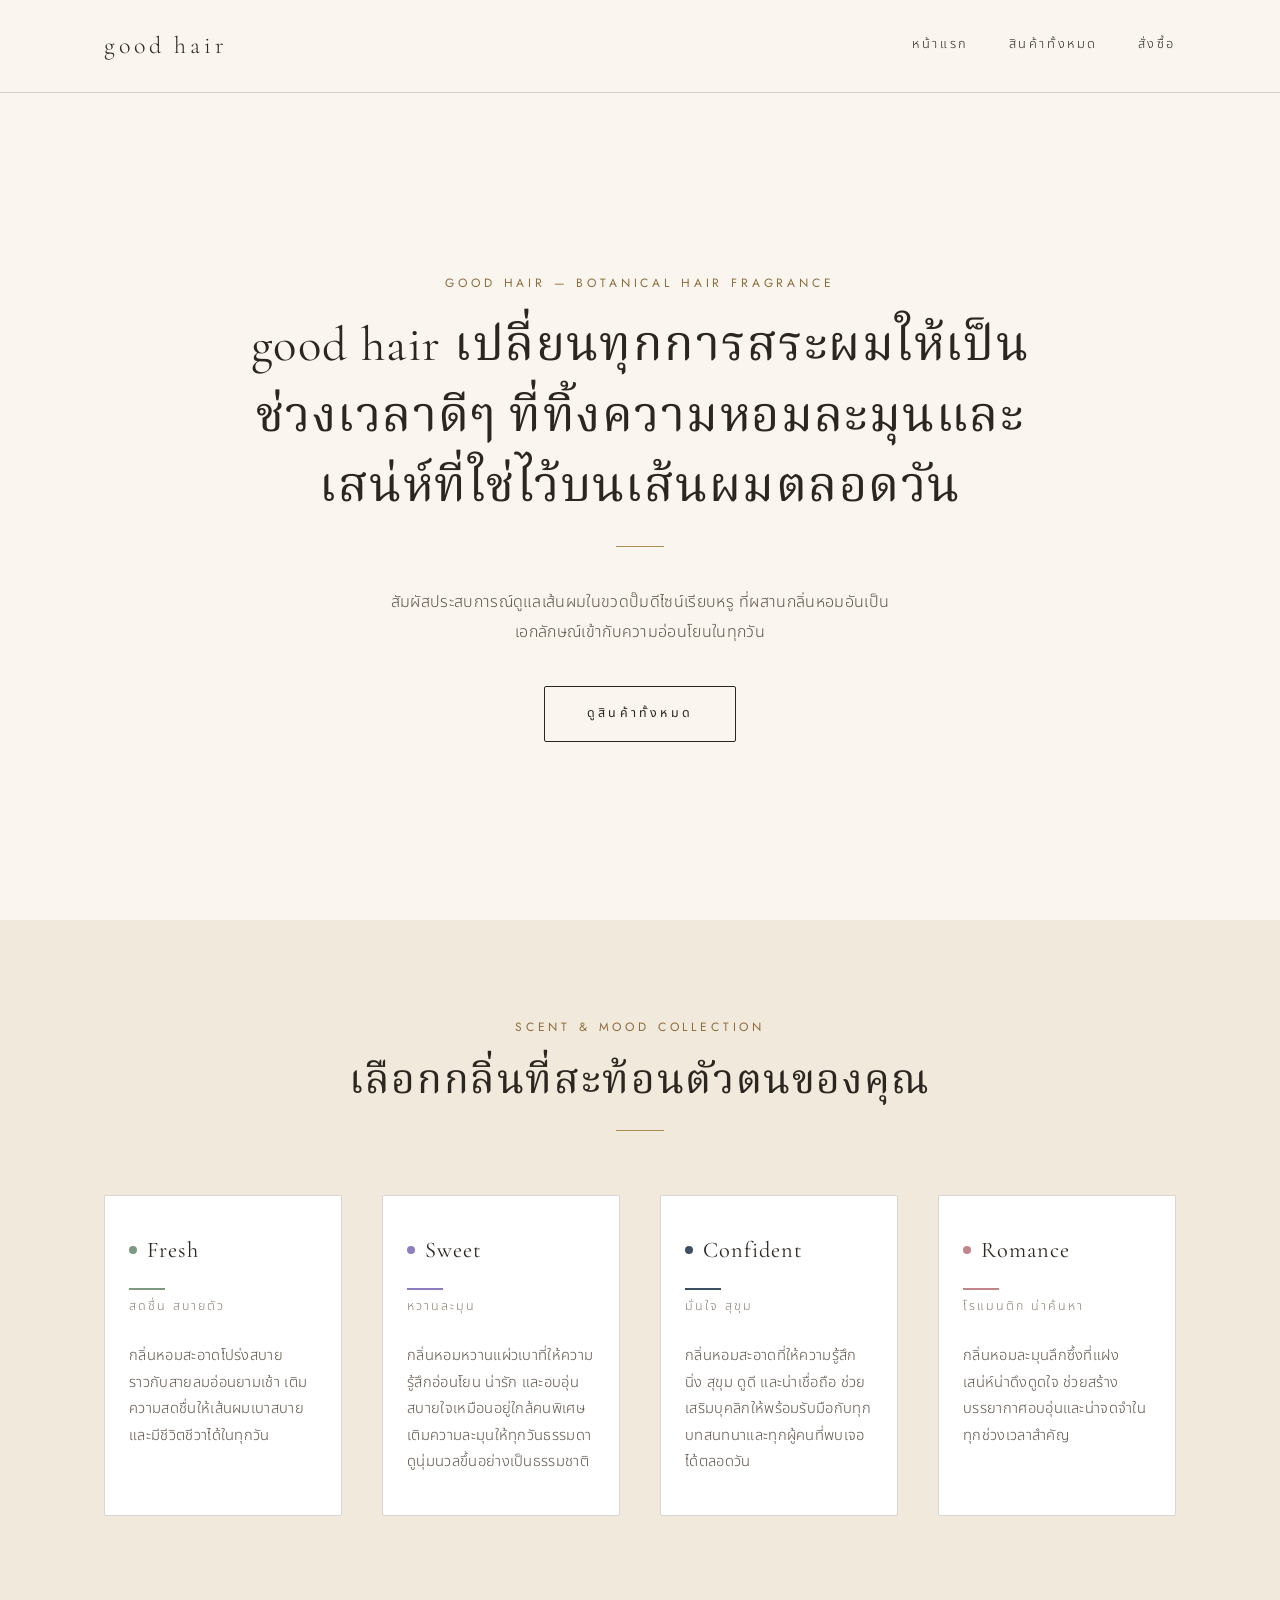
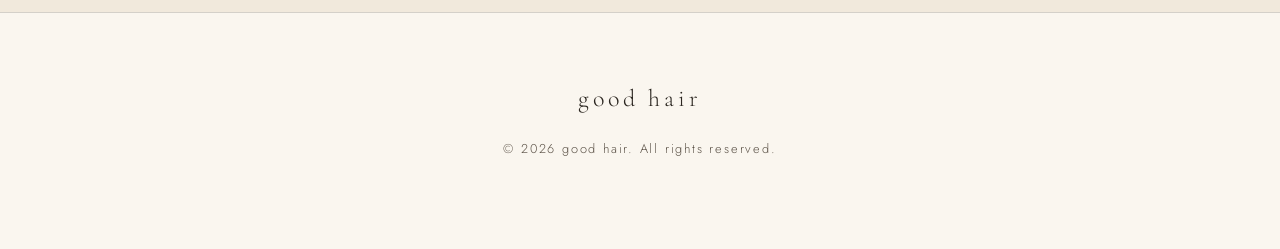
<file: index.html>
<!DOCTYPE html>
<html lang="th">
<head>
  <meta charset="UTF-8">
  <meta name="viewport" content="width=device-width, initial-scale=1.0">
  <title>good hair — สัมผัสความหอมละมุนบนเส้นผมตลอดวัน</title>
  <link rel="preconnect" href="https://fonts.googleapis.com">
  <link rel="preconnect" href="https://fonts.gstatic.com" crossorigin>
  <link href="https://fonts.googleapis.com/css2?family=Cormorant+Garamond:ital,wght@0,400;0,600;1,400&family=Jost:wght@300;400&family=Noto+Sans+Thai:wght@300;400&family=Noto+Serif+Thai:wght@400;600&display=swap" rel="stylesheet">
  <link rel="stylesheet" href="style.css">
  <style>
    /* สไตล์เสริมเฉพาะหน้า index.html เพื่อจัดเต็มจอแรกและกริดการ์ด 4 Mood */
    .hero--full {
      min-height: calc(100vh - 73px);
      display: flex;
      flex-direction: column;
      justify-content: center;
      align-items: center;
    }

    .hero--full h1 {
      max-width: 820px;
      margin-inline: auto;
      font-size: clamp(1.9rem, 3.8vw, 3.1rem);
      line-height: 1.45;
      letter-spacing: 0.03em;
    }

    .mood-grid {
      display: grid;
      grid-template-columns: repeat(auto-fit, minmax(230px, 1fr));
      gap: var(--space-4);
    }

    .mood-card {
      display: flex;
      flex-direction: column;
      padding: var(--space-4) var(--space-3);
      background-color: var(--color-white);
      border: var(--line-thin);
      border-radius: var(--radius);
      transition: border-color var(--transition), transform var(--transition);
    }

    .mood-card:hover {
      border-color: var(--color-accent);
      transform: translateY(-3px);
    }

    .mood-card__header {
      display: flex;
      align-items: center;
      gap: 0.65rem;
      margin-bottom: var(--space-1);
    }

    .mood-card__title {
      margin: 0;
      font-size: 1.4rem;
    }

    .mood-card__sub {
      font-size: 0.78rem;
      letter-spacing: 0.16em;
      text-transform: uppercase;
      color: var(--color-ink-muted);
      margin-top: 0.35rem;
    }

    .mood-card__desc {
      margin-top: var(--space-3);
      margin-bottom: 0;
      font-size: 0.92rem;
      line-height: 1.8;
      color: var(--color-ink-soft);
    }

    /* สีจุดเล็กๆ สำหรับ Fresh และ Romance เพิ่มเติมจาก style.css */
    .mood-dot--fresh,
    .mood-underline--fresh {
      background-color: #7c9a82;
    }

    .mood-dot--romance,
    .mood-underline--romance {
      background-color: #c2858c;
    }
  </style>
</head>
<body>

  <header class="site-header">
    <div class="container">
      <a href="index.html" class="brand">good hair</a>
      <nav class="nav" aria-label="เมนูหลัก">
        <a href="index.html">หน้าแรก</a>
        <a href="product.html">สินค้าทั้งหมด</a>
        <a href="order.html">สั่งซื้อ</a>
      </nav>
    </div>
  </header>

  <main>
    <!-- Hero Section เต็มจอแรก -->
    <section class="hero hero--full">
      <div class="container">
        <span class="eyebrow">good hair — Botanical Hair Fragrance</span>
        <h1>good hair เปลี่ยนทุกการสระผมให้เป็นช่วงเวลาดีๆ ที่ทิ้งความหอมละมุนและเสน่ห์ที่ใช่ไว้บนเส้นผมตลอดวัน</h1>
        <hr class="divider">
        <p class="mt-4">สัมผัสประสบการณ์ดูแลเส้นผมในขวดปั๊มดีไซน์เรียบหรู ที่ผสานกลิ่นหอมอันเป็นเอกลักษณ์เข้ากับความอ่อนโยนในทุกวัน</p>
        <a href="product.html" class="btn">ดูสินค้าทั้งหมด</a>
      </div>
    </section>

    <!-- Section แสดง 4 Mood -->
    <section class="section--cream-deep" id="moods">
      <div class="container">
        <div class="section-header">
          <span class="eyebrow">Scent &amp; Mood Collection</span>
          <h2>เลือกกลิ่นที่สะท้อนตัวตนของคุณ</h2>
          <hr class="divider">
        </div>

        <div class="mood-grid">
          <!-- 1. Fresh -->
          <a href="product.html?mood=fresh" class="mood-card">
            <div class="mood-card__header">
              <span class="mood-dot mood-dot--fresh" aria-hidden="true"></span>
              <h3 class="mood-card__title">Fresh</h3>
            </div>
            <span class="mood-underline mood-underline--fresh"></span>
            <span class="mood-card__sub">สดชื่น สบายตัว</span>
            <p class="mood-card__desc">กลิ่นหอมสะอาดโปร่งสบายราวกับสายลมอ่อนยามเช้า เติมความสดชื่นให้เส้นผมเบาสบายและมีชีวิตชีวาได้ในทุกวัน</p>
          </a>

          <!-- 2. Sweet -->
          <a href="product.html?mood=sweet" class="mood-card">
            <div class="mood-card__header">
              <span class="mood-dot mood-dot--sweet" aria-hidden="true"></span>
              <h3 class="mood-card__title">Sweet</h3>
            </div>
            <span class="mood-underline mood-underline--sweet"></span>
            <span class="mood-card__sub">หวานละมุน</span>
            <p class="mood-card__desc">กลิ่นหอมหวานแผ่วเบาที่ให้ความรู้สึกอ่อนโยน น่ารัก และอบอุ่นสบายใจเหมือนอยู่ใกล้คนพิเศษ เติมความละมุนให้ทุกวันธรรมดาดูนุ่มนวลขึ้นอย่างเป็นธรรมชาติ</p>
          </a>

          <!-- 3. Confident -->
          <a href="product.html?mood=confident" class="mood-card">
            <div class="mood-card__header">
              <span class="mood-dot mood-dot--confident" aria-hidden="true"></span>
              <h3 class="mood-card__title">Confident</h3>
            </div>
            <span class="mood-underline mood-underline--confident"></span>
            <span class="mood-card__sub">มั่นใจ สุขุม</span>
            <p class="mood-card__desc">กลิ่นหอมสะอาดที่ให้ความรู้สึกนิ่ง สุขุม ดูดี และน่าเชื่อถือ ช่วยเสริมบุคลิกให้พร้อมรับมือกับทุกบทสนทนาและทุกผู้คนที่พบเจอได้ตลอดวัน</p>
          </a>

          <!-- 4. Romance -->
          <a href="product.html?mood=romance" class="mood-card">
            <div class="mood-card__header">
              <span class="mood-dot mood-dot--romance" aria-hidden="true"></span>
              <h3 class="mood-card__title">Romance</h3>
            </div>
            <span class="mood-underline mood-underline--romance"></span>
            <span class="mood-card__sub">โรแมนติก น่าค้นหา</span>
            <p class="mood-card__desc">กลิ่นหอมละมุนลึกซึ้งที่แฝงเสน่ห์น่าดึงดูดใจ ช่วยสร้างบรรยากาศอบอุ่นและน่าจดจำในทุกช่วงเวลาสำคัญ</p>
          </a>
        </div>
      </div>
    </section>
  </main>

  <footer class="site-footer">
    <div class="container">
      <span class="brand">good hair</span>
      <p>&copy; 2026 good hair. All rights reserved.</p>
    </div>
  </footer>

  <script src="script.js"></script>
</body>
</html>
</file>
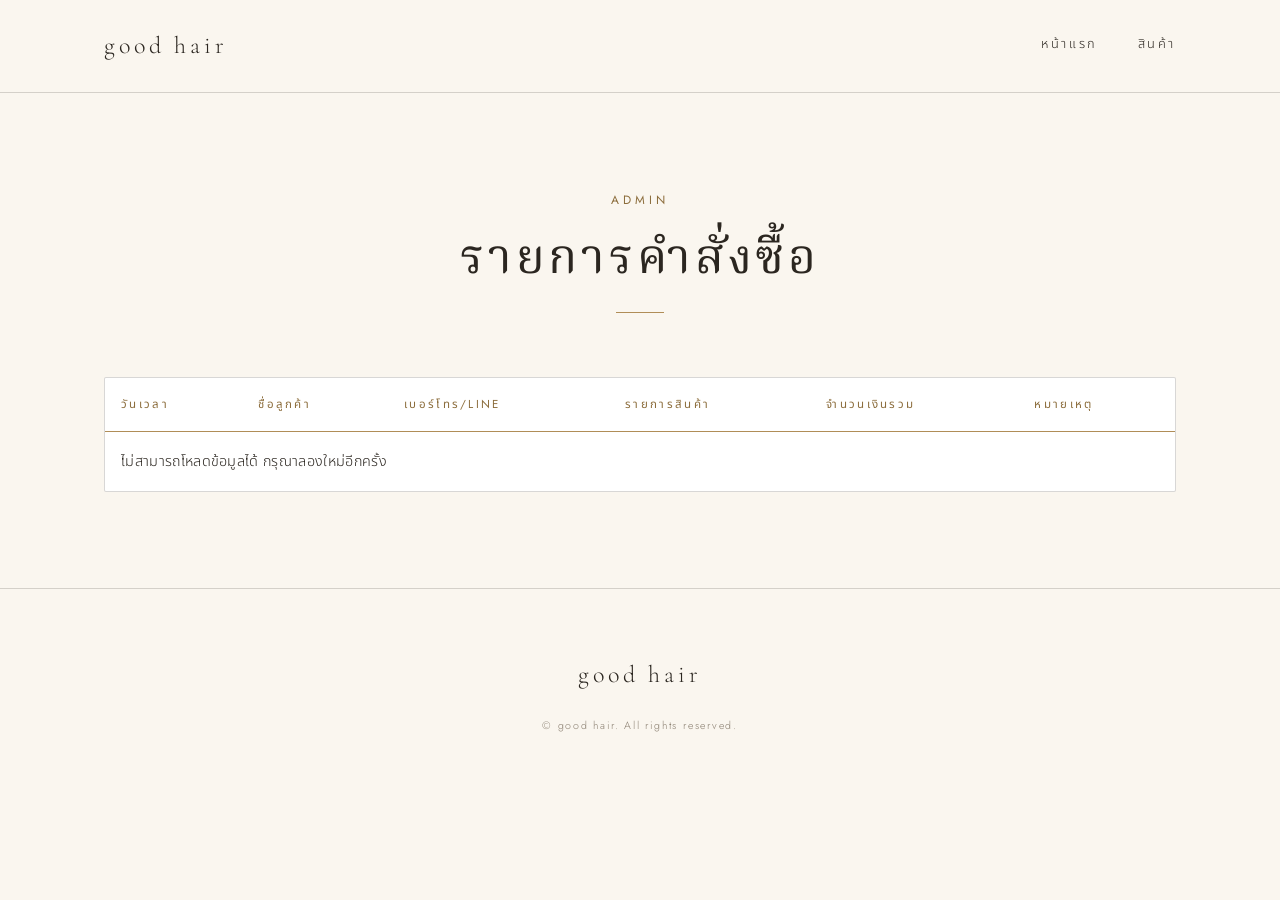
<file: admin (1).html>
<!DOCTYPE html>
<html lang="th">
<head>
  <meta charset="UTF-8">
  <meta name="viewport" content="width=device-width, initial-scale=1">
  <meta name="robots" content="noindex, nofollow">
  <title>คำสั่งซื้อ | good hair</title>
  <link rel="preconnect" href="https://fonts.googleapis.com">
  <link rel="preconnect" href="https://fonts.gstatic.com" crossorigin>
  <link href="https://fonts.googleapis.com/css2?family=Cormorant+Garamond:wght@400;500&family=Jost:wght@300;400&family=Noto+Sans+Thai:wght@300;400&family=Noto+Serif+Thai:wght@400&display=swap" rel="stylesheet">
  <link rel="stylesheet" href="style.css">
  <style>
    /* Table styles for this page only (style.css is left unchanged) */
    .table-wrap {
      overflow-x: auto;
      background-color: var(--color-white);
      border: var(--line-thin);
      border-radius: var(--radius);
    }

    #ordersTable {
      width: 100%;
      min-width: 760px;
      border-collapse: collapse;
      font-size: 0.9rem;
    }

    #ordersTable th,
    #ordersTable td {
      padding: var(--space-2) var(--space-2);
      text-align: left;
      vertical-align: top;
      border-bottom: var(--line-thin);
    }

    #ordersTable thead th {
      font-size: 0.72rem;
      font-weight: 400;
      letter-spacing: 0.2em;
      text-transform: uppercase;
      color: var(--color-accent-deep);
      white-space: nowrap;
      border-bottom: var(--line-accent);
    }

    #ordersTable tbody tr:last-child td {
      border-bottom: 0;
    }

    #ordersTable tbody tr:hover {
      background-color: var(--color-cream);
    }
  </style>
</head>
<body>

  <header class="site-header">
    <div class="container">
      <a class="brand" href="index.html">good hair</a>
      <nav class="nav">
        <a href="index.html">หน้าแรก</a>
        <a href="product.html">สินค้า</a>
      </nav>
    </div>
  </header>

  <main>
    <section>
      <div class="container">
        <div class="section-header">
          <span class="eyebrow">Admin</span>
          <h1 style="font-size: clamp(2rem, 4vw, 3rem);">รายการคำสั่งซื้อ</h1>
          <span class="divider"></span>
        </div>

        <div class="table-wrap">
          <table id="ordersTable">
            <thead>
              <tr>
                <th>วันเวลา</th>
                <th>ชื่อลูกค้า</th>
                <th>เบอร์โทร/Line</th>
                <th>รายการสินค้า</th>
                <th>จำนวนเงินรวม</th>
                <th>หมายเหตุ</th>
              </tr>
            </thead>
            <tbody></tbody>
          </table>
        </div>
      </div>
    </section>
  </main>

  <footer class="site-footer">
    <div class="container">
      <span class="brand">good hair</span>
      <small>&copy; good hair. All rights reserved.</small>
    </div>
  </footer>

  <script src="script.js"></script>
</body>
</html>
</file>
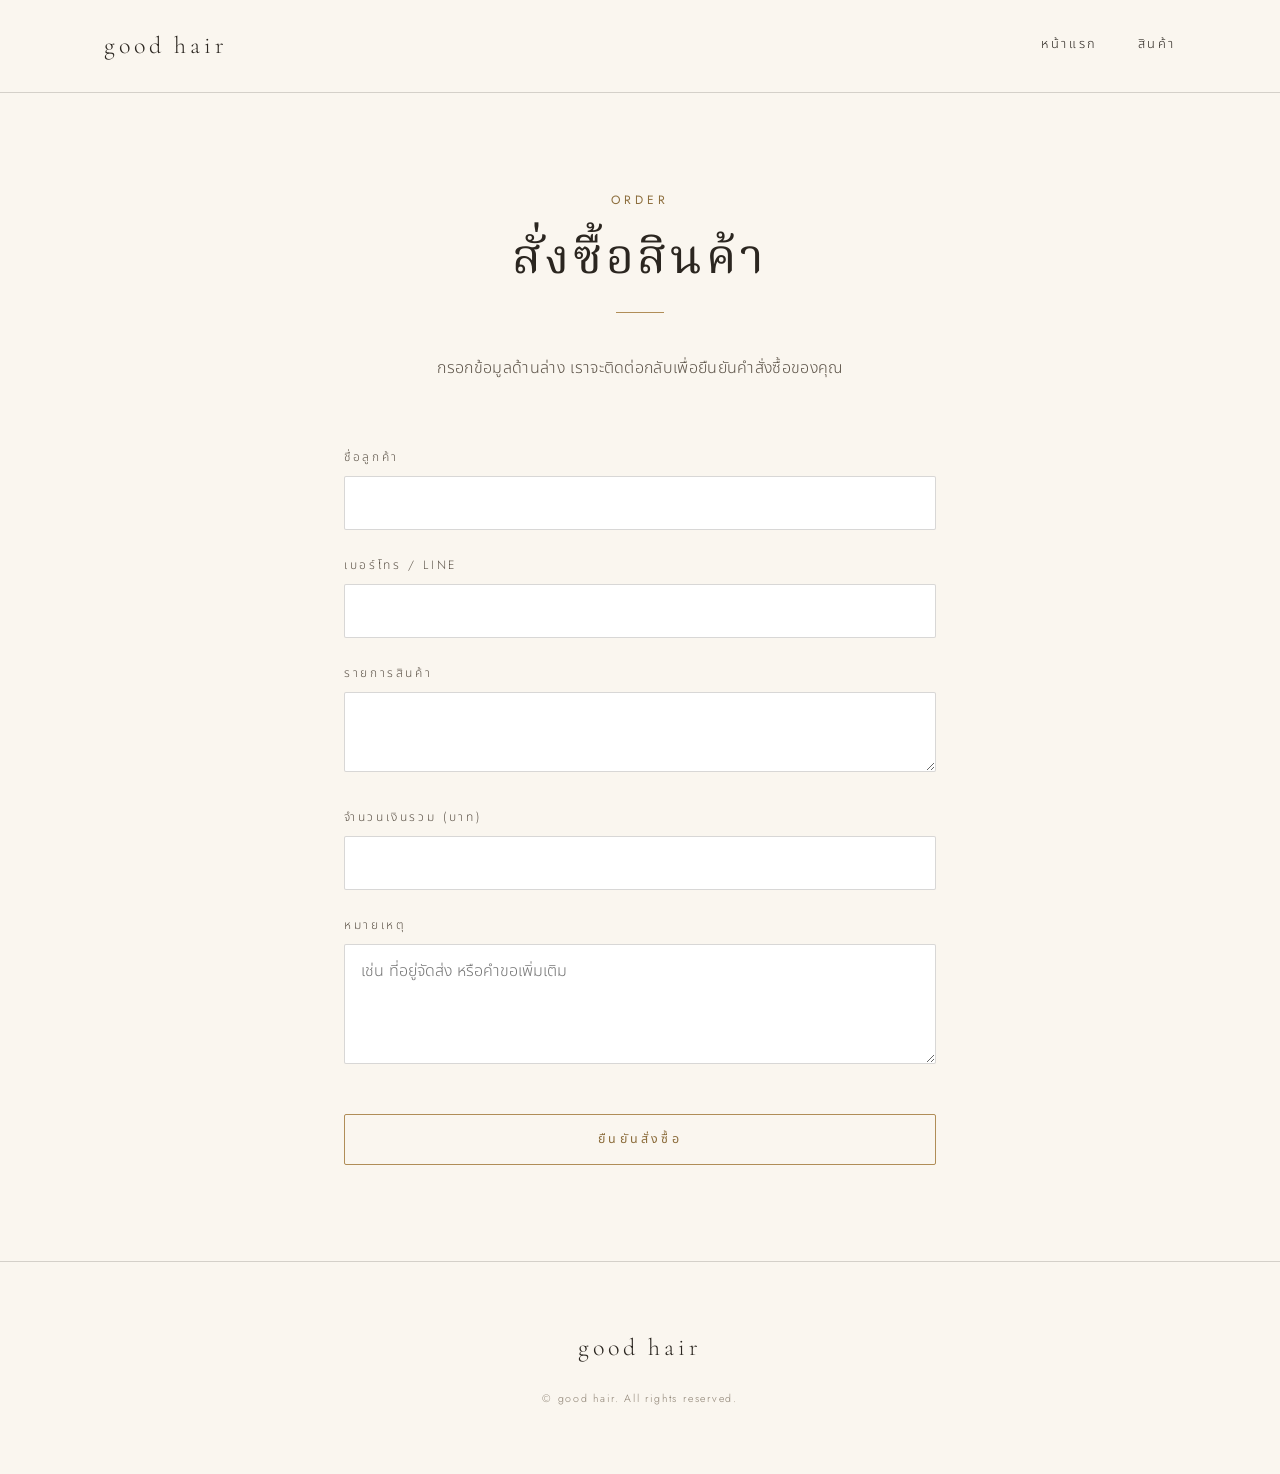
<file: order.html>
<!DOCTYPE html>
<html lang="th">
<head>
  <meta charset="UTF-8">
  <meta name="viewport" content="width=device-width, initial-scale=1">
  <title>สั่งซื้อ | good hair</title>
  <link rel="preconnect" href="https://fonts.googleapis.com">
  <link rel="preconnect" href="https://fonts.gstatic.com" crossorigin>
  <link href="https://fonts.googleapis.com/css2?family=Cormorant+Garamond:wght@400;500&family=Jost:wght@300;400&family=Noto+Sans+Thai:wght@300;400&family=Noto+Serif+Thai:wght@400&display=swap" rel="stylesheet">
  <link rel="stylesheet" href="style.css">
</head>
<body>

  <header class="site-header">
    <div class="container">
      <a class="brand" href="index.html">good hair</a>
      <nav class="nav">
        <a href="index.html">หน้าแรก</a>
        <a href="product.html">สินค้า</a>
      </nav>
    </div>
  </header>

  <main>
    <section>
      <div class="container" style="max-width: 640px;">
        <div class="section-header">
          <span class="eyebrow">Order</span>
          <h1 style="font-size: clamp(2rem, 4vw, 3rem);">สั่งซื้อสินค้า</h1>
          <span class="divider"></span>
          <p class="mt-4">กรอกข้อมูลด้านล่าง เราจะติดต่อกลับเพื่อยืนยันคำสั่งซื้อของคุณ</p>
        </div>

        <form id="orderForm">
          <div class="form-group">
            <label for="customerName">ชื่อลูกค้า</label>
            <input type="text" id="customerName" name="customerName" autocomplete="name" required>
          </div>

          <div class="form-group">
            <label for="contact">เบอร์โทร / Line</label>
            <input type="text" id="contact" name="contact" autocomplete="tel" required>
          </div>

          <div class="form-group">
            <label for="items">รายการสินค้า</label>
            <textarea id="items" name="items" rows="2" style="min-height: 80px;" required></textarea>
          </div>

          <div class="form-group">
            <label for="total">จำนวนเงินรวม (บาท)</label>
            <input type="text" id="total" name="total" inputmode="numeric" required>
          </div>

          <div class="form-group">
            <label for="note">หมายเหตุ</label>
            <textarea id="note" name="note" placeholder="เช่น ที่อยู่จัดส่ง หรือคำขอเพิ่มเติม"></textarea>
          </div>

          <div class="mt-4">
            <button type="submit" class="btn btn--accent btn--block">ยืนยันสั่งซื้อ</button>
          </div>
        </form>
      </div>
    </section>
  </main>

  <footer class="site-footer">
    <div class="container">
      <span class="brand">good hair</span>
      <small>&copy; good hair. All rights reserved.</small>
    </div>
  </footer>

  <script src="script.js"></script>
</body>
</html>
</file>
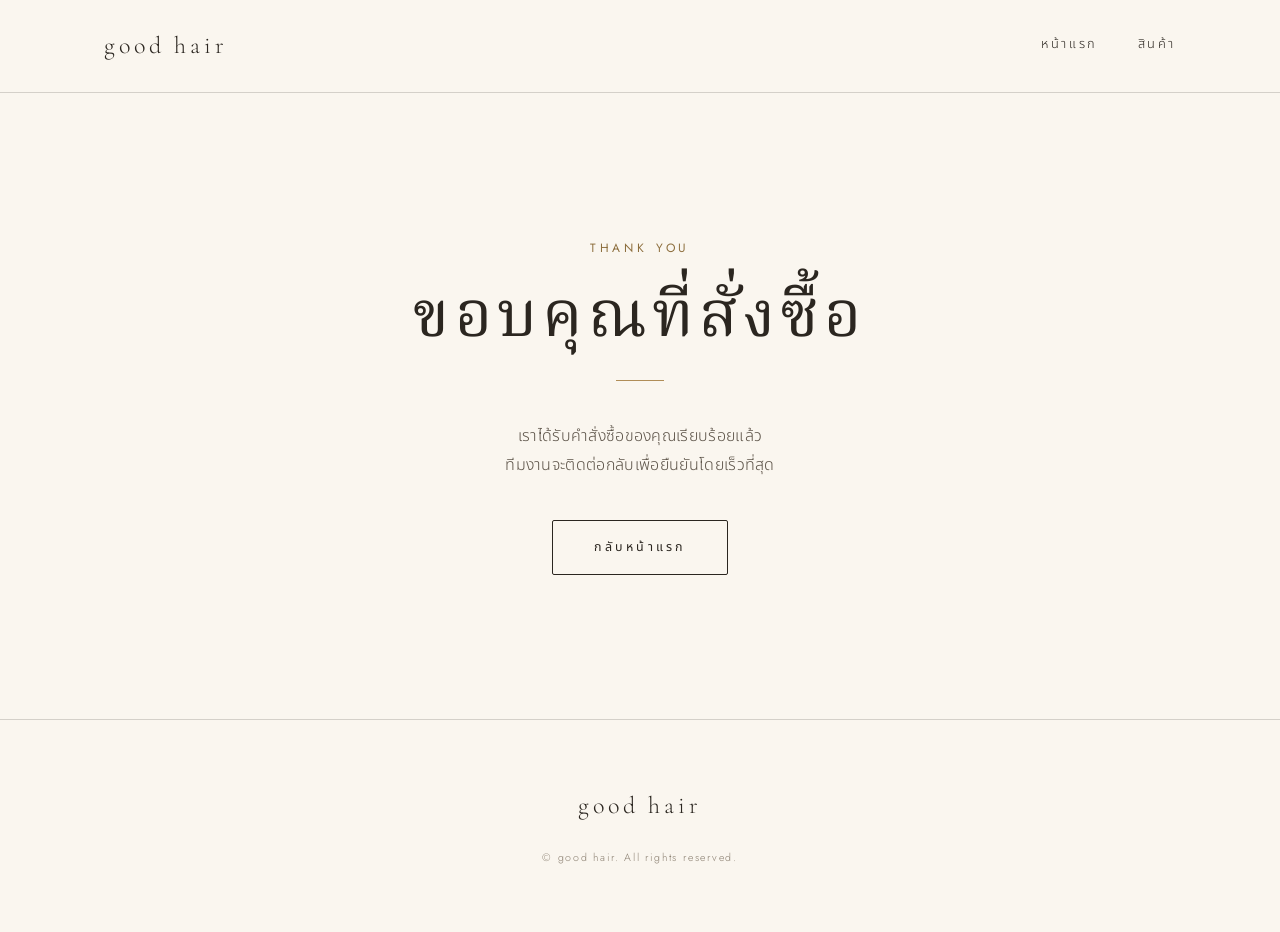
<file: thankyou.html>
<!DOCTYPE html>
<html lang="th">
<head>
  <meta charset="UTF-8">
  <meta name="viewport" content="width=device-width, initial-scale=1">
  <title>ขอบคุณ | good hair</title>
  <link rel="preconnect" href="https://fonts.googleapis.com">
  <link rel="preconnect" href="https://fonts.gstatic.com" crossorigin>
  <link href="https://fonts.googleapis.com/css2?family=Cormorant+Garamond:wght@400;500&family=Jost:wght@300;400&family=Noto+Sans+Thai:wght@300;400&family=Noto+Serif+Thai:wght@400&display=swap" rel="stylesheet">
  <link rel="stylesheet" href="style.css">
</head>
<body>

  <header class="site-header">
    <div class="container">
      <a class="brand" href="index.html">good hair</a>
      <nav class="nav">
        <a href="index.html">หน้าแรก</a>
        <a href="product.html">สินค้า</a>
      </nav>
    </div>
  </header>

  <main>
    <section class="hero">
      <div class="container">
        <span class="eyebrow">Thank you</span>
        <h1>ขอบคุณที่สั่งซื้อ</h1>
        <span class="divider"></span>
        <p class="mt-4">เราได้รับคำสั่งซื้อของคุณเรียบร้อยแล้ว<br>ทีมงานจะติดต่อกลับเพื่อยืนยันโดยเร็วที่สุด</p>
        <a class="btn" href="index.html">กลับหน้าแรก</a>
      </div>
    </section>
  </main>

  <footer class="site-footer">
    <div class="container">
      <span class="brand">good hair</span>
      <small>&copy; good hair. All rights reserved.</small>
    </div>
  </footer>

</body>
</html>
</file>
<file: style.css>
/* ==========================================================================
   good hair — Premium Minimal Theme
   ========================================================================== */

/* ---------- Design tokens ---------- */
:root {
  /* Base palette: white / cream / deep beige */
  --color-white: #ffffff;
  --color-cream: #faf6ef;
  --color-cream-deep: #f1e9dc;
  --color-beige: #d9c9b0;
  --color-beige-deep: #a89477;

  /* Text */
  --color-ink: #2b2620;
  --color-ink-soft: #5c5348;
  --color-ink-muted: #8a7f70;

  /* Accent: soft gold / bronze */
  --color-accent: #b08d57;
  --color-accent-deep: #8c6d3c;

  /* Mood dots (used sparingly, never as card backgrounds) */
  --mood-sweet: #8e7cc3;      /* medium purple */
  --mood-confident: #3d4f63;  /* deep blue-grey */

  /* Lines */
  --line-thin: 1px solid rgba(43, 38, 32, 0.18);
  --line-accent: 1px solid var(--color-accent);

  /* Typography */
  --font-serif: "Cormorant Garamond", "Playfair Display", "Noto Serif Thai", Georgia, "Times New Roman", serif;
  --font-sans: "Jost", "Noto Sans Thai", "Helvetica Neue", Arial, sans-serif;

  /* Spacing scale (generous) */
  --space-1: 0.5rem;
  --space-2: 1rem;
  --space-3: 1.5rem;
  --space-4: 2.5rem;
  --space-5: 4rem;
  --space-6: 6rem;
  --space-7: 9rem;

  --container: 1120px;
  --radius: 2px;
  --transition: 0.35s ease;
}

/* ---------- Reset ---------- */
*,
*::before,
*::after {
  box-sizing: border-box;
}

html {
  scroll-behavior: smooth;
  -webkit-text-size-adjust: 100%;
}

body {
  margin: 0;
  font-family: var(--font-sans);
  font-weight: 300;
  font-size: 1rem;
  line-height: 1.85;
  letter-spacing: 0.02em;
  color: var(--color-ink);
  background-color: var(--color-cream);
  -webkit-font-smoothing: antialiased;
}

img {
  display: block;
  max-width: 100%;
  height: auto;
}

a {
  color: inherit;
  text-decoration: none;
  transition: color var(--transition);
}

a:hover {
  color: var(--color-accent-deep);
}

ul {
  margin: 0;
  padding: 0;
  list-style: none;
}

/* ---------- Typography ---------- */
h1,
h2,
h3,
h4 {
  margin: 0 0 var(--space-3);
  font-family: var(--font-serif);
  font-weight: 400;
  line-height: 1.25;
  letter-spacing: 0.04em;
  color: var(--color-ink);
}

h1 {
  font-size: clamp(2.4rem, 5vw, 4rem);
  letter-spacing: 0.08em;
}

h2 {
  font-size: clamp(1.8rem, 3.2vw, 2.6rem);
}

h3 {
  font-size: 1.35rem;
}

p {
  margin: 0 0 var(--space-3);
  color: var(--color-ink-soft);
}

.eyebrow {
  display: block;
  margin-bottom: var(--space-2);
  font-family: var(--font-sans);
  font-size: 0.75rem;
  font-weight: 400;
  letter-spacing: 0.32em;
  text-transform: uppercase;
  color: var(--color-accent-deep);
}

/* ---------- Layout ---------- */
.container {
  width: 100%;
  max-width: var(--container);
  margin-inline: auto;
  padding-inline: var(--space-3);
}

section {
  padding-block: var(--space-6);
}

.section--cream-deep {
  background-color: var(--color-cream-deep);
}

.section--white {
  background-color: var(--color-white);
}

.section-header {
  max-width: 640px;
  margin: 0 auto var(--space-5);
  text-align: center;
}

/* Thin gold divider under headings */
.divider {
  display: block;
  width: 48px;
  height: 1px;
  margin: var(--space-3) auto 0;
  background-color: var(--color-accent);
  border: 0;
}

/* ---------- Header / Nav ---------- */
.site-header {
  padding-block: var(--space-3);
  background-color: var(--color-cream);
  border-bottom: var(--line-thin);
}

.site-header .container {
  display: flex;
  align-items: center;
  justify-content: space-between;
  gap: var(--space-3);
}

.brand {
  font-family: var(--font-serif);
  font-size: 1.5rem;
  letter-spacing: 0.16em;
  text-transform: lowercase;
}

.nav {
  display: flex;
  gap: var(--space-4);
  font-size: 0.8rem;
  letter-spacing: 0.2em;
  text-transform: uppercase;
}

.nav a {
  padding-bottom: 4px;
  border-bottom: 1px solid transparent;
}

.nav a:hover {
  border-bottom-color: var(--color-accent);
}

/* ---------- Hero ---------- */
.hero {
  padding-block: var(--space-7);
  text-align: center;
}

.hero p {
  max-width: 520px;
  margin-inline: auto;
  margin-bottom: var(--space-4);
}

/* ---------- Buttons (thin outline, soft dark) ---------- */
.btn {
  display: inline-block;
  padding: 0.95rem 2.6rem;
  font-family: var(--font-sans);
  font-size: 0.78rem;
  font-weight: 400;
  letter-spacing: 0.26em;
  text-transform: uppercase;
  color: var(--color-ink);
  background-color: transparent;
  border: 1px solid var(--color-ink);
  border-radius: var(--radius);
  cursor: pointer;
  transition: background-color var(--transition), color var(--transition),
    border-color var(--transition);
}

.btn:hover {
  color: var(--color-cream);
  background-color: var(--color-ink);
}

.btn--accent {
  color: var(--color-accent-deep);
  border-color: var(--color-accent);
}

.btn--accent:hover {
  color: var(--color-white);
  background-color: var(--color-accent);
  border-color: var(--color-accent);
}

.btn--block {
  display: block;
  width: 100%;
  text-align: center;
}

/* ---------- Product grid & cards ---------- */
.product-grid {
  display: grid;
  grid-template-columns: repeat(auto-fill, minmax(240px, 1fr));
  gap: var(--space-4);
}

.product-card {
  display: flex;
  flex-direction: column;
  padding: var(--space-3);
  background-color: var(--color-white); /* neutral — never mood-colored */
  border: var(--line-thin);
  border-radius: var(--radius);
  transition: border-color var(--transition), transform var(--transition);
}

.product-card:hover {
  border-color: var(--color-accent);
  transform: translateY(-3px);
}

.product-card__image {
  margin-bottom: var(--space-3);
  aspect-ratio: 1 / 1;
  overflow: hidden;
  background-color: var(--color-cream-deep);
}

.product-card__image img {
  width: 100%;
  height: 100%;
  object-fit: cover;
}

.product-card__mood {
  display: flex;
  align-items: center;
  gap: 0.6rem;
  margin-bottom: var(--space-1);
  font-size: 0.72rem;
  letter-spacing: 0.28em;
  text-transform: uppercase;
  color: var(--color-ink-muted);
}

.product-card__title {
  margin-bottom: var(--space-1);
  font-size: 1.2rem;
}

.product-card__desc {
  flex-grow: 1;
  font-size: 0.9rem;
  line-height: 1.75;
}

.product-card__meta {
  display: flex;
  align-items: baseline;
  justify-content: space-between;
  margin-block: var(--space-2) var(--space-3);
  padding-top: var(--space-2);
  border-top: var(--line-thin);
}

.product-card__size {
  font-size: 0.8rem;
  letter-spacing: 0.16em;
  text-transform: uppercase;
  color: var(--color-ink-muted);
}

.product-card__price {
  font-family: var(--font-serif);
  font-size: 1.5rem;
  color: var(--color-ink);
}

/* ---------- Mood accents: small touches only ---------- */
.mood-dot {
  display: inline-block;
  flex-shrink: 0;
  width: 8px;
  height: 8px;
  border-radius: 50%;
  background-color: var(--color-beige-deep);
}

.mood-dot--sweet {
  background-color: var(--mood-sweet);
}

.mood-dot--confident {
  background-color: var(--mood-confident);
}

/* Short underline beneath a heading, tinted by mood */
.mood-underline {
  display: block;
  width: 36px;
  height: 2px;
  margin-top: var(--space-2);
  background-color: var(--color-beige-deep);
}

.mood-underline--sweet {
  background-color: var(--mood-sweet);
}

.mood-underline--confident {
  background-color: var(--mood-confident);
}

/* Icon tint helpers (for inline SVG / icon fonts) */
.icon--sweet {
  color: var(--mood-sweet);
}

.icon--confident {
  color: var(--mood-confident);
}

/* ---------- Two-column feature block ---------- */
.split {
  display: grid;
  grid-template-columns: 1fr 1fr;
  gap: var(--space-5);
  align-items: center;
}

/* ---------- Forms (order form) ---------- */
.form-group {
  margin-bottom: var(--space-3);
}

label {
  display: block;
  margin-bottom: 0.5rem;
  font-size: 0.75rem;
  letter-spacing: 0.22em;
  text-transform: uppercase;
  color: var(--color-ink-soft);
}

input,
textarea,
select {
  width: 100%;
  padding: 0.9rem 1rem;
  font-family: var(--font-sans);
  font-size: 1rem;
  font-weight: 300;
  color: var(--color-ink);
  background-color: var(--color-white);
  border: var(--line-thin);
  border-radius: var(--radius);
  transition: border-color var(--transition);
}

input:focus,
textarea:focus,
select:focus {
  outline: none;
  border-color: var(--color-accent);
}

textarea {
  min-height: 120px;
  resize: vertical;
}

/* ---------- Footer ---------- */
.site-footer {
  padding-block: var(--space-5);
  text-align: center;
  font-size: 0.8rem;
  letter-spacing: 0.14em;
  color: var(--color-ink-muted);
  border-top: var(--line-thin);
}

.site-footer .brand {
  display: block;
  margin-bottom: var(--space-2);
  color: var(--color-ink);
}

/* ---------- Utilities ---------- */
.text-center {
  text-align: center;
}

.mt-4 {
  margin-top: var(--space-4);
}

.mb-4 {
  margin-bottom: var(--space-4);
}

/* ---------- Responsive ---------- */
@media (max-width: 900px) {
  section {
    padding-block: var(--space-5);
  }

  .hero {
    padding-block: var(--space-6);
  }

  .split {
    grid-template-columns: 1fr;
    gap: var(--space-4);
  }
}

@media (max-width: 600px) {
  :root {
    --space-4: 2rem;
    --space-5: 3rem;
    --space-6: 4rem;
    --space-7: 5rem;
  }

  body {
    font-size: 0.95rem;
  }

  .site-header .container {
    flex-direction: column;
    gap: var(--space-2);
  }

  .nav {
    gap: var(--space-3);
    font-size: 0.72rem;
  }

  .product-grid {
    grid-template-columns: 1fr;
    gap: var(--space-3);
  }

  .btn {
    width: 100%;
    text-align: center;
  }
}

@media (prefers-reduced-motion: reduce) {
  * {
    transition: none !important;
    scroll-behavior: auto !important;
  }
}
</file>
